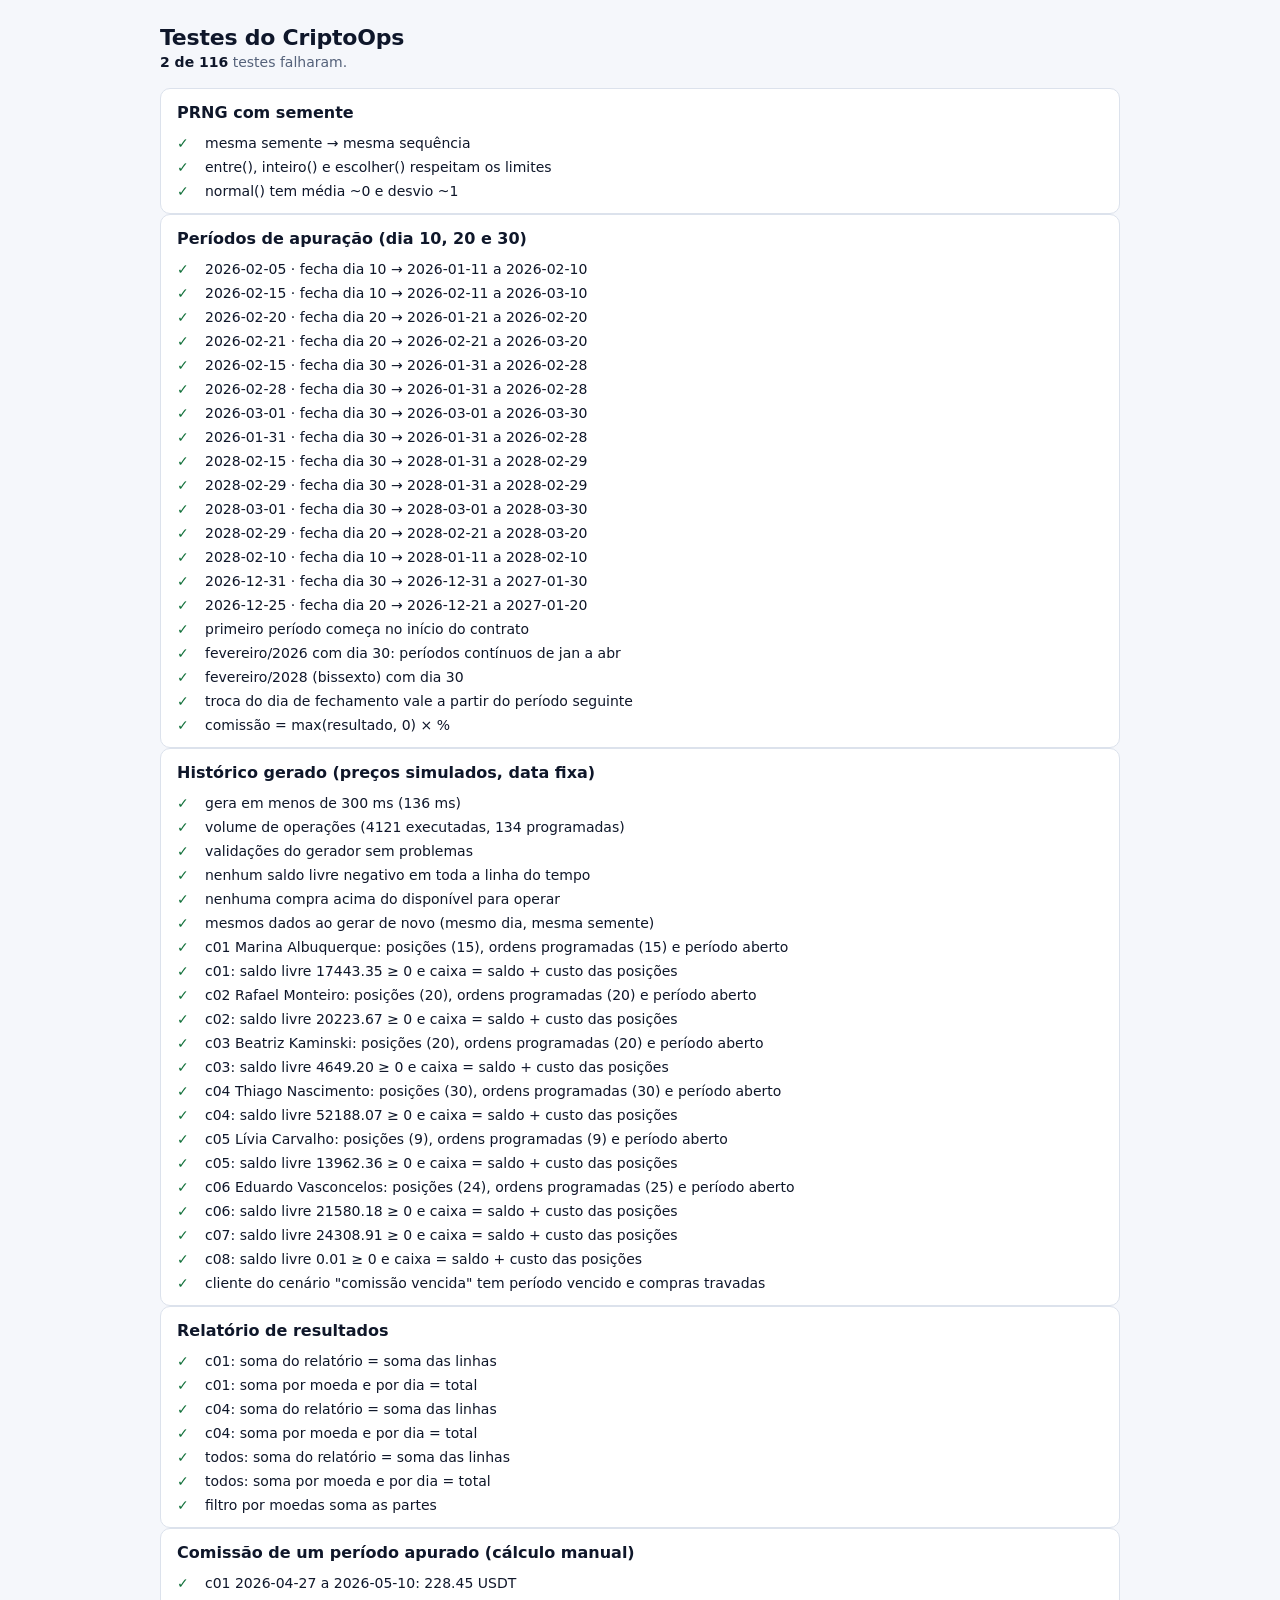
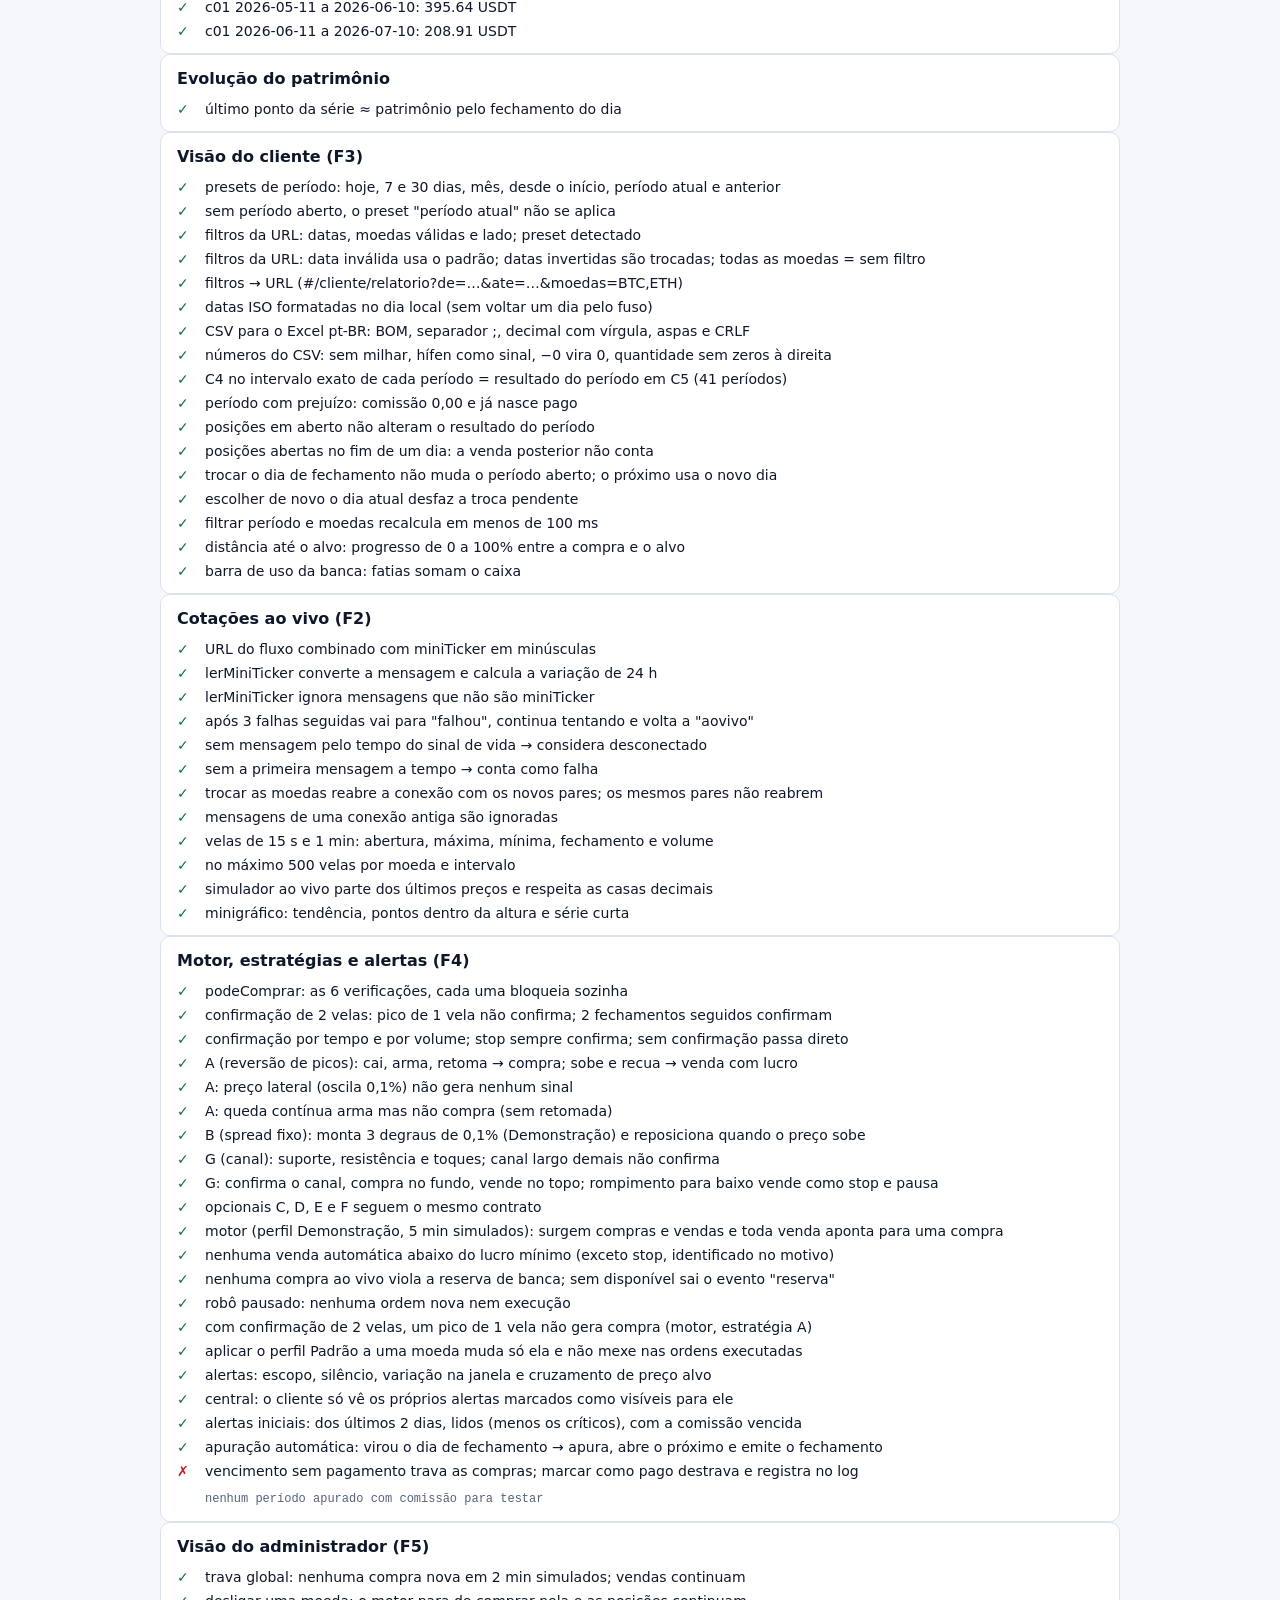
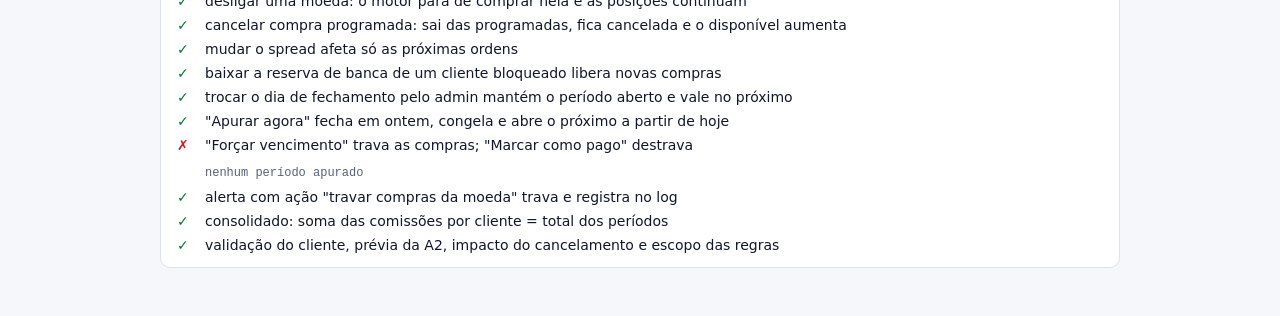
<file: docs/testes.html>
<!doctype html>
<html lang="pt-BR">
<head>
  <meta charset="utf-8">
  <meta name="viewport" content="width=device-width, initial-scale=1">
  <meta name="robots" content="noindex">
  <title>Testes · CriptoOps</title>
  <link rel="stylesheet" href="../assets/css/tokens.css">
  <link rel="stylesheet" href="../assets/css/base.css">
  <style>
    body { padding: 24px 16px 48px; }
    main { max-width: 960px; margin: 0 auto; display: grid; gap: 16px; }
    h1 { font-size: var(--fs-h1); line-height: var(--lh-h1); }
    .resumo { color: var(--text-muted); }
    .resumo b { color: var(--text); }
    .grupo { background: var(--surface); border: 1px solid var(--border); border-radius: var(--radius); padding: 12px 16px; }
    .grupo h2 { font-size: var(--fs-h2); line-height: var(--lh-h2); margin-bottom: 8px; }
    ul { list-style: none; padding: 0; margin: 0; display: grid; gap: 4px; }
    li { display: grid; grid-template-columns: 20px 1fr; gap: 8px; }
    .ok::before { content: "✓"; color: var(--up); }
    .falha::before { content: "✗"; color: var(--down); }
    .det { color: var(--text-muted); font-family: var(--font-mono); font-size: 12px; grid-column: 2; overflow-wrap: anywhere; }
  </style>
</head>
<body>
  <main>
    <header>
      <h1>Testes do CriptoOps</h1>
      <p class="resumo" id="resumo">Rodando…</p>
    </header>
    <div id="saida"></div>
  </main>

  <script type="module">
    import { MOEDAS_ATIVAS } from '../assets/js/data/coins.js';
    import { historicoSimulado } from '../assets/js/market/history.js';
    import { gerarDados } from '../assets/js/data/seed.js';
    import { validarDados } from '../assets/js/data/validate.js';
    import { relatorio } from '../assets/js/calc/reports.js';
    import { resumoBanca } from '../assets/js/calc/bank.js';
    import { posicoesAbertas } from '../assets/js/calc/positions.js';
    import { periodoDaData, fimDoPeriodo, datasDosPeriodos, calcularComissao } from '../assets/js/calc/commission.js';
    import { evolucaoPatrimonio } from '../assets/js/calc/equity.js';
    import { criarRandom } from '../assets/js/utils/random.js';
    import { diaISO } from '../assets/js/utils/dates.js';
    import { lerMiniTicker, urlDoFluxo, criarFluxo } from '../assets/js/market/binance.js';
    import { criarMontador, MAX_VELAS } from '../assets/js/market/candles.js';
    import { criarSimuladorAoVivo } from '../assets/js/market/simulated.js';
    import { sparkline, pontosDaSerie } from '../assets/js/ui/sparkline.js';
    import { relatorioCSV } from '../assets/js/calc/reports.js';
    import { posicoesAbertasEm } from '../assets/js/calc/positions.js';
    import { apurar } from '../assets/js/calc/commission.js';
    import { numeroCSV } from '../assets/js/utils/csv.js';
    import { data, intervalo } from '../assets/js/utils/format.js';
    import { intervaloDoPreset, lerFiltros, consultaDosFiltros } from '../assets/js/ui/filters.js';
    import { textoConsulta } from '../assets/js/router.js';
    import { fatiasDaBanca } from '../assets/js/ui/bankbar.js';
    import { progressoAteAlvo } from '../assets/js/views/client/posicoes.js';
    import { proximoPeriodo } from '../assets/js/views/client/comissoes.js';
    import { carregarDados, getState, periodoAberto, definirDiaFechamento, apurarPeriodo } from '../assets/js/store.js';
    import * as loja from '../assets/js/store.js';
    import { verificarCompra } from '../assets/js/engine/checks.js';
    import { criarConfirmacao } from '../assets/js/engine/confirm.js';
    import { ESTRATEGIAS } from '../assets/js/engine/strategies/index.js';
    import { calcularCanal } from '../assets/js/engine/strategies/canal.js';
    import { paramsDoPerfil } from '../assets/js/engine/params.js';
    import { avaliarMoeda, reiniciarMotor, aplicarPerfil } from '../assets/js/engine/engine.js';
    import { verificarApuracao } from '../assets/js/engine/apuracao.js';
    import { noEscopo, criarSilencio, variacaoNaJanela, cruzou, regrasPadrao, alertasIniciais } from '../assets/js/alerts/rules.js';
    import { visivelPara, contarNaoLidos } from '../assets/js/alerts/center.js';
    import { podeComprar } from '../assets/js/engine/engine.js';
    import { dispararRegra } from '../assets/js/alerts/rules.js';
    import { linhasPorCliente } from '../assets/js/views/client/relatorio.js';
    import { validarCliente } from '../assets/js/views/admin/clientes.js';
    import { previa as previaA2 } from '../assets/js/views/admin/moedas.js';
    import { impactoDoCancelamento } from '../assets/js/views/admin/ordens.js';
    import { escopoCom } from '../assets/js/views/admin/regras.js';

    const grupos = [];
    let atual = null;
    function grupo(nome) { atual = { nome, casos: [] }; grupos.push(atual); }
    const abertaOculta = document.hidden; // aba em segundo plano: o navegador segura os timers
    const assincronos = [];
    function registrar(caso, r) {
      caso.ok = r === true || r === undefined || (r && r.ok);
      caso.det = r && r.det;
    }
    function teste(nome, fn) {
      const caso = { nome, ok: false, det: null };
      atual.casos.push(caso);
      try {
        const r = fn();
        if (r && typeof r.then === 'function') {
          assincronos.push(r.then((v) => registrar(caso, v), (e) => { caso.det = e.message; }));
        } else registrar(caso, r);
      } catch (e) {
        caso.det = e.message;
      }
    }
    const dormir = (ms) => new Promise((r) => setTimeout(r, ms));
    const igual = (a, b, eps = 0.005) => Math.abs(a - b) <= eps;
    const espera = (obtido, esperado) => ({ ok: JSON.stringify(obtido) === JSON.stringify(esperado), det: `obtido ${JSON.stringify(obtido)} · esperado ${JSON.stringify(esperado)}` });

    // ---------------------------------------------------------------
    grupo('PRNG com semente');
    teste('mesma semente → mesma sequência', () => {
      const a = criarRandom(20261024), b = criarRandom(20261024);
      return Array.from({ length: 50 }, () => a.proximo()).every((v) => v === b.proximo());
    });
    teste('entre(), inteiro() e escolher() respeitam os limites', () => {
      const r = criarRandom(1);
      for (let i = 0; i < 2000; i++) {
        const x = r.entre(2, 5), n = r.inteiro(1, 3), e = r.escolher(['a', 'b']);
        if (x < 2 || x >= 5 || n < 1 || n > 3 || !['a', 'b'].includes(e)) return false;
      }
      return true;
    });
    teste('normal() tem média ~0 e desvio ~1', () => {
      const r = criarRandom(7); const xs = Array.from({ length: 20000 }, () => r.normal());
      const m = xs.reduce((s, x) => s + x, 0) / xs.length;
      const d = Math.sqrt(xs.reduce((s, x) => s + (x - m) ** 2, 0) / xs.length);
      return { ok: Math.abs(m) < 0.03 && Math.abs(d - 1) < 0.03, det: `média ${m.toFixed(4)} · desvio ${d.toFixed(4)}` };
    });

    // ---------------------------------------------------------------
    grupo('Períodos de apuração (dia 10, 20 e 30)');
    const casos = [
      // [data, dia, início esperado, fim esperado]
      ['2026-02-05', 10, '2026-01-11', '2026-02-10'],
      ['2026-02-15', 10, '2026-02-11', '2026-03-10'],
      ['2026-02-20', 20, '2026-01-21', '2026-02-20'],
      ['2026-02-21', 20, '2026-02-21', '2026-03-20'],
      ['2026-02-15', 30, '2026-01-31', '2026-02-28'],
      ['2026-02-28', 30, '2026-01-31', '2026-02-28'],
      ['2026-03-01', 30, '2026-03-01', '2026-03-30'],
      ['2026-01-31', 30, '2026-01-31', '2026-02-28'],
      ['2028-02-15', 30, '2028-01-31', '2028-02-29'],
      ['2028-02-29', 30, '2028-01-31', '2028-02-29'],
      ['2028-03-01', 30, '2028-03-01', '2028-03-30'],
      ['2028-02-29', 20, '2028-02-21', '2028-03-20'],
      ['2028-02-10', 10, '2028-01-11', '2028-02-10'],
      ['2026-12-31', 30, '2026-12-31', '2027-01-30'],
      ['2026-12-25', 20, '2026-12-21', '2027-01-20'],
    ];
    for (const [d, dia, ini, fim] of casos) {
      teste(`${d} · fecha dia ${dia} → ${ini} a ${fim}`, () => espera(periodoDaData(d, dia), { inicio: ini, fim }));
    }
    teste('primeiro período começa no início do contrato', () => espera(periodoDaData('2026-02-12', 20, '2026-02-08'), { inicio: '2026-02-08', fim: '2026-02-20' }));
    teste('fevereiro/2026 com dia 30: períodos contínuos de jan a abr', () => {
      const lista = datasDosPeriodos({ inicioContrato: '2026-01-05', diaFechamento: 30, ate: '2026-04-15' }).map((p) => `${p.inicio}..${p.fim}`);
      return espera(lista, ['2026-01-05..2026-01-30', '2026-01-31..2026-02-28', '2026-03-01..2026-03-30', '2026-03-31..2026-04-30']);
    });
    teste('fevereiro/2028 (bissexto) com dia 30', () => {
      const lista = datasDosPeriodos({ inicioContrato: '2028-01-31', diaFechamento: 30, ate: '2028-03-02' }).map((p) => `${p.inicio}..${p.fim}`);
      return espera(lista, ['2028-01-31..2028-02-29', '2028-03-01..2028-03-30']);
    });
    teste('troca do dia de fechamento vale a partir do período seguinte', () => {
      const lista = datasDosPeriodos({ inicioContrato: '2026-01-11', diaFechamento: 10, ate: '2026-03-15', trocas: [{ aPartirDe: '2026-02-11', dia: 20 }] }).map((p) => `${p.inicio}..${p.fim}`);
      return espera(lista, ['2026-01-11..2026-02-10', '2026-02-11..2026-02-20', '2026-02-21..2026-03-20']);
    });
    teste('comissão = max(resultado, 0) × %', () => calcularComissao(1234.567, 25) === 308.64 && calcularComissao(-50, 25) === 0);

    // ---------------------------------------------------------------
    grupo('Histórico gerado (preços simulados, data fixa)');
    const agora = new Date(2026, 9, 24, 15, 30);
    const hist = historicoSimulado(MOEDAS_ATIVAS, agora);
    const t0 = performance.now();
    const dados = gerarDados({ historico: hist, agora });
    const ms = performance.now() - t0;
    const v = validarDados(dados);
    const st = dados.estatisticas;

    teste(`gera em menos de 300 ms (${ms.toFixed(0)} ms)`, () => ms < 300);
    teste(`volume de operações (${st.executadas} executadas, ${st.programadas} programadas)`, () => st.executadas >= 1500 && st.programadas > 0);
    teste('validações do gerador sem problemas', () => ({ ok: v.ok, det: v.problemas.slice(0, 5).join(' · ') }));
    teste('nenhum saldo livre negativo em toda a linha do tempo', () => {
      const piores = Object.entries(v.minimos).map(([id, m]) => `${id}: ${m.saldo.toFixed(2)}`);
      return { ok: Object.values(v.minimos).every((m) => m.saldo >= -0.01), det: piores.join(' · ') };
    });
    teste('nenhuma compra acima do disponível para operar', () => Object.values(v.minimos).every((m) => m.disponivel >= -0.01));
    teste('mesmos dados ao gerar de novo (mesmo dia, mesma semente)', () => {
      const de2 = gerarDados({ historico: hist, agora });
      const soma = (d) => relatorio(d.ordens).resultado;
      return { ok: JSON.stringify(de2.ordens) === JSON.stringify(dados.ordens) && soma(de2) === soma(dados), det: `resultado total ${soma(dados).toFixed(2)}` };
    });

    for (const c of Object.values(dados.clientes)) {
      const b = resumoBanca(c, dados.ordens, dados.movimentos, dados.precos);
      const pos = posicoesAbertas(dados.ordens, { clienteId: c.id }).length;
      const prog = dados.ordens.filter((o) => o.clienteId === c.id && o.status === 'programada').length;
      const aberto = dados.periodos.some((p) => p.clienteId === c.id && p.status === 'aberto');
      if (c.status === 'ativo') {
        teste(`${c.id} ${c.nome}: posições (${pos}), ordens programadas (${prog}) e período aberto`, () => pos > 0 && prog > 0 && aberto);
      }
      teste(`${c.id}: saldo livre ${b.saldoLivre.toFixed(2)} ≥ 0 e caixa = saldo + custo das posições`, () => b.saldoLivre >= -0.01 && igual(b.caixa, b.saldoLivre + b.custoPosicoes));
    }
    teste('cliente do cenário "comissão vencida" tem período vencido e compras travadas', () => {
      const c = Object.values(dados.clientes).find((x) => x.cenario === 'comissao-vencida');
      return dados.periodos.some((p) => p.clienteId === c.id && p.status === 'vencido') && c.travaPorComissao;
    });

    // ---------------------------------------------------------------
    grupo('Relatório de resultados');
    for (const id of ['c01', 'c04', null]) {
      const rel = relatorio(dados.ordens, { clienteId: id });
      teste(`${id ?? 'todos'}: soma do relatório = soma das linhas`, () => {
        const linhas = rel.linhas.reduce((s, l) => s + l.liquido, 0);
        return { ok: igual(rel.resultado, linhas) && igual(rel.lucroBruto - rel.taxas, rel.resultado), det: `${rel.resultado.toFixed(2)} vs ${linhas.toFixed(2)} (${rel.linhas.length} linhas)` };
      });
      teste(`${id ?? 'todos'}: soma por moeda e por dia = total`, () => {
        const m = Object.values(rel.porMoeda).reduce((s, x) => s + x.resultado, 0);
        const d = rel.porDia.reduce((s, x) => s + x.resultado, 0);
        return { ok: igual(m, rel.resultado) && igual(d, rel.resultado), det: `moedas ${m.toFixed(2)} · dias ${d.toFixed(2)} · total ${rel.resultado.toFixed(2)}` };
      });
    }
    teste('filtro por moedas soma as partes', () => {
      const todas = relatorio(dados.ordens, { clienteId: 'c04' });
      const partes = Object.keys(todas.porMoeda).map((m) => relatorio(dados.ordens, { clienteId: 'c04', moedas: [m] }).resultado);
      return igual(partes.reduce((s, x) => s + x, 0), todas.resultado);
    });

    // ---------------------------------------------------------------
    grupo('Comissão de um período apurado (cálculo manual)');
    const amostra = dados.periodos.filter((p) => p.status !== 'aberto' && p.comissao > 0).slice(0, 3);
    for (const p of amostra) {
      teste(`${p.clienteId} ${p.inicio} a ${p.fim}: ${p.comissao.toFixed(2)} USDT`, () => {
        // Refaz à mão, sem usar calc/: cada venda do período menos o custo e as taxas da compra.
        const porId = new Map(dados.ordens.map((o) => [o.id, o]));
        let resultado = 0;
        for (const o of dados.ordens) {
          if (o.clienteId !== p.clienteId || o.lado !== 'venda' || o.status !== 'executada') continue;
          const dia = diaISO(o.executadaEm);
          if (dia < p.inicio || dia > p.fim) continue;
          const c = porId.get(o.compraId);
          const f = o.quantidade / c.quantidade;
          resultado += o.total - c.total * f - o.taxa - c.taxa * f;
        }
        const manual = Math.round(Math.max(resultado, 0) * p.comissaoPct) / 100;
        return { ok: igual(manual, p.comissao, 0.011), det: `manual ${manual.toFixed(2)} · resultado ${resultado.toFixed(2)} × ${p.comissaoPct}%` };
      });
    }

    // ---------------------------------------------------------------
    grupo('Evolução do patrimônio');
    teste('último ponto da série ≈ patrimônio pelo fechamento do dia', () => {
      const c = dados.clientes.c01;
      const diarios = Object.fromEntries(Object.entries(dados.precos).map(([s, p]) => [s, p.diario]));
      const hoje = diaISO(agora);
      const serie = evolucaoPatrimonio({ clienteId: c.id, ordens: dados.ordens, movimentos: dados.movimentos, diarios, de: c.inicioContrato, ate: hoje });
      const precosDia = Object.fromEntries(Object.entries(dados.precos).map(([s, p]) => [s, { atual: p.diario.at(-1).fechamento }]));
      const b = resumoBanca(c, dados.ordens, dados.movimentos, precosDia);
      return { ok: igual(serie.at(-1).patrimonio, b.patrimonio, 0.05) && serie.every((p) => p.saldoLivre >= -0.01), det: `${serie.at(-1).patrimonio.toFixed(2)} vs ${b.patrimonio.toFixed(2)} (${serie.length} dias)` };
    });

    // ---------------------------------------------------------------
    grupo('Visão do cliente (F3)');
    const ctxF = { hoje: '2026-10-24', inicioContrato: '2026-04-27', periodos: [
      { status: 'aberto', inicio: '2026-10-11', fim: '2026-11-10' },
      { status: 'pago', inicio: '2026-09-11', fim: '2026-10-10' },
    ] };
    teste('presets de período: hoje, 7 e 30 dias, mês, desde o início, período atual e anterior', () => espera(
      ['hoje', '7d', '30d', 'mes', 'inicio', 'periodo', 'anterior'].map((p) => intervaloDoPreset(p, ctxF)),
      [{ de: '2026-10-24', ate: '2026-10-24' }, { de: '2026-10-18', ate: '2026-10-24' }, { de: '2026-09-25', ate: '2026-10-24' },
        { de: '2026-10-01', ate: '2026-10-24' }, { de: '2026-04-27', ate: '2026-10-24' },
        { de: '2026-10-11', ate: '2026-11-10' }, { de: '2026-09-11', ate: '2026-10-10' }]));
    teste('sem período aberto, o preset "período atual" não se aplica', () => intervaloDoPreset('periodo', { ...ctxF, periodos: [ctxF.periodos[1]] }) === null);
    teste('filtros da URL: datas, moedas válidas e lado; preset detectado', () => {
      const f = lerFiltros(new URLSearchParams('de=2026-10-11&ate=2026-11-10&moedas=BTC,XYZ,eth&lado=venda'), { ctx: ctxF, moedas: ['BTC', 'ETH', 'SOL'], comLado: true });
      return espera(f, { preset: 'periodo', de: '2026-10-11', ate: '2026-11-10', moedas: ['BTC', 'ETH'], lado: 'venda' });
    });
    teste('filtros da URL: data inválida usa o padrão; datas invertidas são trocadas; todas as moedas = sem filtro', () => {
      const a = lerFiltros(new URLSearchParams('de=2026-02-30&ate=2026-10-24'), { padrao: '7d', ctx: ctxF, moedas: ['BTC'] });
      const b = lerFiltros(new URLSearchParams('de=2026-10-20&ate=2026-10-01&moedas=BTC,ETH'), { ctx: ctxF, moedas: ['BTC', 'ETH'] });
      return a.preset === '7d' && a.de === '2026-10-18' && b.de === '2026-10-01' && b.ate === '2026-10-20' && b.preset === 'personalizado' && b.moedas.length === 0;
    });
    teste('filtros → URL (#/cliente/relatorio?de=…&ate=…&moedas=BTC,ETH)', () =>
      espera(textoConsulta(consultaDosFiltros({ de: '2026-10-01', ate: '2026-10-24', moedas: ['BTC', 'ETH'], lado: '' })), 'de=2026-10-01&ate=2026-10-24&moedas=BTC,ETH'));
    teste('datas ISO formatadas no dia local (sem voltar um dia pelo fuso)', () => data('2026-10-24') === '24/10/2026' && intervalo('2026-10-11', '2026-11-10') === '11/10/2026 a 10/11/2026');

    teste('CSV para o Excel pt-BR: BOM, separador ;, decimal com vírgula, aspas e CRLF', () => {
      const rel = relatorio(dados.ordens, { clienteId: 'c01' });
      const csv = relatorioCSV(rel, { cabecalho: [['Cliente', 'Nome; "com" aspas']] });
      const linhas = csv.split('\r\n');
      const dadosLinha = linhas[3].split(';');
      const ok = csv.charCodeAt(0) === 0xFEFF && linhas[0] === '﻿Cliente;"Nome; ""com"" aspas"'
        && linhas[2].startsWith('Data da venda;') && /^\d{2}\/\d{2}\/\d{4}$/.test(dadosLinha[0])
        && /^-?\d+,\d{2}$/.test(dadosLinha.at(-1)) && !csv.includes('−') && linhas.at(-2).startsWith('Total;')
        && linhas.length === rel.linhas.length + 5;
      return { ok, det: linhas.slice(0, 4).join(' | ') };
    });
    teste('números do CSV: sem milhar, hífen como sinal, −0 vira 0, quantidade sem zeros à direita', () =>
      numeroCSV(12345.678) === '12345,68' && numeroCSV(-3.5) === '-3,50' && numeroCSV(-0.001) === '0,00'
      && numeroCSV(0.01230000, 8, { enxugar: true }) === '0,0123' && numeroCSV(2, 8, { enxugar: true }) === '2');

    const fechados = dados.periodos.filter((p) => p.status !== 'aberto');
    teste(`C4 no intervalo exato de cada período = resultado do período em C5 (${fechados.length} períodos)`, () => {
      const erros = fechados.filter((p) => {
        const r = relatorio(dados.ordens, { clienteId: p.clienteId, inicio: p.inicio, fim: p.fim }).resultado;
        return Math.abs(Math.round(r * 100) / 100 - p.resultado) > 0.006;
      });
      return { ok: erros.length === 0, det: erros.slice(0, 3).map((p) => `${p.id} ${p.resultado}`).join(' · ') };
    });
    teste('período com prejuízo: comissão 0,00 e já nasce pago', () => {
      const comPrejuizo = fechados.filter((p) => p.resultado < 0);
      const cliente = dados.clientes.c01;
      const simulado = apurar({ ...fechados[0], status: 'aberto', clienteId: 'c01', inicio: '2026-10-01', fim: '2026-10-10' },
        [{ id: 'x1', clienteId: 'c01', moeda: 'BTC', lado: 'compra', status: 'executada', preco: 100, quantidade: 1, total: 100, taxa: 0.1, executadaEm: new Date(2026, 9, 2) },
          { id: 'x2', clienteId: 'c01', moeda: 'BTC', lado: 'venda', status: 'executada', preco: 90, quantidade: 1, total: 90, taxa: 0.09, compraId: 'x1', executadaEm: new Date(2026, 9, 5) }],
        cliente);
      return { ok: comPrejuizo.every((p) => p.comissao === 0 && p.status === 'pago') && simulado.comissao === 0 && simulado.status === 'pago' && simulado.resultado < 0,
        det: `${comPrejuizo.length} períodos com prejuízo no histórico; simulado ${simulado.resultado}` };
    });
    teste('posições em aberto não alteram o resultado do período', () => {
      const p = dados.periodos.find((x) => x.clienteId === 'c01' && x.status === 'aberto');
      const antes = relatorio(dados.ordens, { clienteId: 'c01', inicio: p.inicio, fim: p.fim }).resultado;
      const compra = { id: 'z1', clienteId: 'c01', moeda: 'BTC', lado: 'compra', status: 'executada', preco: 1, quantidade: 1000, total: 1000, taxa: 1, executadaEm: new Date(`${p.inicio}T12:00:00`) };
      const depois = relatorio([...dados.ordens, compra], { clienteId: 'c01', inicio: p.inicio, fim: p.fim }).resultado;
      const abertas = posicoesAbertasEm([...dados.ordens, compra], { clienteId: 'c01', ate: p.fim }).some((o) => o.id === 'z1');
      return { ok: antes === depois && abertas, det: `${antes} vs ${depois}` };
    });
    teste('posições abertas no fim de um dia: a venda posterior não conta', () => {
      const ordens = [
        { id: 'a', clienteId: 'c', moeda: 'BTC', lado: 'compra', status: 'executada', total: 10, executadaEm: new Date(2026, 9, 1, 10) },
        { id: 'b', clienteId: 'c', moeda: 'BTC', lado: 'venda', status: 'executada', compraId: 'a', total: 11, executadaEm: new Date(2026, 9, 3, 10) },
      ];
      return posicoesAbertasEm(ordens, { ate: '2026-10-02' }).length === 1 && posicoesAbertasEm(ordens, { ate: '2026-10-03' }).length === 0;
    });
    teste('trocar o dia de fechamento não muda o período aberto; o próximo usa o novo dia', () => {
      const dados2 = gerarDados({ historico: hist, agora });
      carregarDados(dados2);
      const aberto = periodoAberto('c01');
      const { inicio, fim } = aberto;
      definirDiaFechamento('c01', 20, 'cliente');
      const mesmo = periodoAberto('c01');
      const proximoPrevisto = proximoPeriodo(aberto, 20);
      apurarPeriodo(aberto.id, new Date(`${fim}T23:59:00`));
      const novo = periodoAberto('c01');
      const c = getState().clientes.c01;
      return {
        ok: mesmo.inicio === inicio && mesmo.fim === fim && novo.diaFechamento === 20 && novo.inicio === proximoPrevisto.inicio
          && novo.fim === proximoPrevisto.fim && c.diaFechamento === 20 && c.diaFechamentoProximo === null,
        det: `aberto ${inicio}–${fim} · novo ${novo.inicio}–${novo.fim} (dia ${novo.diaFechamento})`,
      };
    });
    teste('escolher de novo o dia atual desfaz a troca pendente', () => {
      definirDiaFechamento('c02', 10, 'cliente');
      const pendente = getState().clientes.c02.diaFechamentoProximo === 10;
      definirDiaFechamento('c02', 20, 'cliente');
      return pendente && getState().clientes.c02.diaFechamentoProximo === null;
    });
    teste('filtrar período e moedas recalcula em menos de 100 ms', () => {
      const t = performance.now();
      for (const m of [null, ['BTC'], ['ETH', 'SOL']]) {
        relatorio(dados.ordens, { clienteId: 'c04', inicio: '2026-05-01', fim: '2026-10-24', moedas: m });
        resumoBanca(dados.clientes.c04, dados.ordens, dados.movimentos, dados.precos);
      }
      const ms = (performance.now() - t) / 3;
      return { ok: ms < 100, det: `${ms.toFixed(1)} ms por filtro` };
    });
    teste('distância até o alvo: progresso de 0 a 100% entre a compra e o alvo', () =>
      progressoAteAlvo({ alvo: 110, precoCompra: 100, cotacao: 105 }) === 50
      && progressoAteAlvo({ alvo: 110, precoCompra: 100, cotacao: 95 }) === 0
      && progressoAteAlvo({ alvo: 110, precoCompra: 100, cotacao: 120 }) === 100
      && progressoAteAlvo({ alvo: null, precoCompra: 100, cotacao: 120 }) === null);
    teste('barra de uso da banca: fatias somam o caixa', () => {
      const b = resumoBanca(dados.clientes.c01, dados.ordens, dados.movimentos, dados.precos);
      const soma = fatiasDaBanca(b).reduce((s, f) => s + f.valor, 0);
      const pct = fatiasDaBanca(b).reduce((s, f) => s + f.pct, 0);
      return { ok: (b.disponivel < 0 || igual(soma, b.caixa, 0.01)) && igual(pct, 100, 0.001), det: `${soma.toFixed(2)} vs caixa ${b.caixa.toFixed(2)}` };
    });

    // ---------------------------------------------------------------
    grupo('Cotações ao vivo (F2)');
    teste('URL do fluxo combinado com miniTicker em minúsculas', () =>
      espera(urlDoFluxo(['BTCUSDT', 'ETHUSDT']), 'wss://data-stream.binance.vision/stream?streams=btcusdt@miniTicker/ethusdt@miniTicker'));
    teste('lerMiniTicker converte a mensagem e calcula a variação de 24 h', () => {
      const t = lerMiniTicker({ stream: 'btcusdt@miniTicker', data: { e: '24hrMiniTicker', E: 1761300000000, s: 'BTCUSDT', c: '110000.00', o: '100000.00', h: '111000', l: '99000', v: '1', q: '5000000' } });
      return { ok: t.par === 'BTCUSDT' && t.atual === 110000 && igual(t.variacao24h, 10) && t.volume24h === 5e6 && t.em === 1761300000000, det: JSON.stringify(t) };
    });
    teste('lerMiniTicker ignora mensagens que não são miniTicker', () =>
      lerMiniTicker({ result: null, id: 1 }) === null && lerMiniTicker({ data: { e: '24hrMiniTicker', s: 'X', c: '0' } }) === null);

    // WebSocket falso: cada instância é controlada pelo teste.
    function criarWSFalso() {
      const instancias = [];
      class WSFalso {
        constructor(url) { this.url = url; this.fechado = false; instancias.push(this); }
        close() { this.fechado = true; }
        enviar(dados) { this.onmessage?.({ data: JSON.stringify({ data: { e: '24hrMiniTicker', E: Date.now(), s: 'BTCUSDT', c: '100', o: '90', q: '1', ...dados } }) }); }
        cair() { this.onclose?.(); }
      }
      return { WSFalso, instancias };
    }
    const tempos = { esperas: [10, 20, 30, 40], sinalDeVidaMs: 120, primeiraMensagemMs: 100 };

    teste('após 3 falhas seguidas vai para "falhou", continua tentando e volta a "aovivo"', async () => {
      const { WSFalso, instancias } = criarWSFalso();
      const estados = [];
      const precos = [];
      const fluxo = criarFluxo({ ...tempos, WebSocketImpl: WSFalso, aoPreco: (t) => precos.push(t.atual), aoEstado: (e) => estados.push(e.estado) });
      fluxo.abrir(['BTCUSDT']);
      instancias[0].enviar({ c: '101' });
      instancias[0].cair();          // falha 1
      await dormir(40);
      instancias[1].cair();          // falha 2
      await dormir(60);
      instancias[2].cair();          // falha 3 → falhou
      const noSimulado = fluxo.estado;
      await dormir(70);              // nova tentativa em segundo plano
      instancias[3].enviar({ c: '102' });
      const final = fluxo.estado;
      const falhas = fluxo.falhas;
      fluxo.fechar();
      const ok = noSimulado === 'falhou' && final === 'aovivo' && falhas === 0 && precos.join() === '101,102'
        && estados.join() === 'conectando,aovivo,reconectando,falhou,aovivo,fechado';
      return { ok, det: `estados ${estados.join(' → ')} · preços ${precos.join()} · ${instancias.length} conexões` };
    });
    teste('sem mensagem pelo tempo do sinal de vida → considera desconectado', async () => {
      const { WSFalso, instancias } = criarWSFalso();
      const estados = [];
      const fluxo = criarFluxo({ ...tempos, WebSocketImpl: WSFalso, aoPreco: () => {}, aoEstado: (e) => estados.push(`${e.estado}${e.motivo ? `(${e.motivo})` : ''}`) });
      fluxo.abrir(['BTCUSDT']);
      instancias[0].enviar();
      await dormir(300);
      const caiu = instancias[0].fechado;
      fluxo.fechar();
      return { ok: caiu && estados.includes('reconectando(sem sinal)'), det: estados.join(' → ') };
    });
    teste('sem a primeira mensagem a tempo → conta como falha', async () => {
      const { WSFalso, instancias } = criarWSFalso();
      const estados = [];
      const fluxo = criarFluxo({ ...tempos, WebSocketImpl: WSFalso, aoPreco: () => {}, aoEstado: (e) => estados.push(e.estado) });
      fluxo.abrir(['BTCUSDT']);
      await dormir(200);
      fluxo.fechar();
      return { ok: estados[1] === 'reconectando' && instancias.length >= 2, det: estados.join(' → ') };
    });
    teste('trocar as moedas reabre a conexão com os novos pares; os mesmos pares não reabrem', () => {
      const { WSFalso, instancias } = criarWSFalso();
      const fluxo = criarFluxo({ ...tempos, WebSocketImpl: WSFalso, aoPreco: () => {} });
      fluxo.abrir(['BTCUSDT', 'ETHUSDT']);
      instancias[0].enviar();
      fluxo.abrir(['ETHUSDT', 'BTCUSDT']);
      const mesmas = instancias.length;
      fluxo.abrir(['BTCUSDT', 'ETHUSDT', 'SOLUSDT']);
      fluxo.fechar();
      return { ok: mesmas === 1 && instancias.length === 2 && instancias[0].fechado && instancias[1].url.includes('solusdt@miniTicker'), det: instancias.map((i) => i.url).join(' | ') };
    });
    teste('mensagens de uma conexão antiga são ignoradas', () => {
      const { WSFalso, instancias } = criarWSFalso();
      const precos = [];
      const fluxo = criarFluxo({ ...tempos, WebSocketImpl: WSFalso, aoPreco: (t) => precos.push(t.atual) });
      fluxo.abrir(['BTCUSDT']);
      fluxo.abrir(['ETHUSDT']);
      instancias[0].enviar({ c: '1' });
      instancias[1].enviar({ s: 'ETHUSDT', c: '2' });
      fluxo.fechar();
      return espera(precos, [2]);
    });

    teste('velas de 15 s e 1 min: abertura, máxima, mínima, fechamento e volume', () => {
      const fechadas = [];
      const m = criarMontador({ aoFechar: (d) => fechadas.push(d) });
      const t0 = Date.UTC(2026, 9, 24, 12, 0, 0);
      m.registrar('BTC', 100, t0, 1000);
      m.registrar('BTC', 105, t0 + 5000, 1010);
      m.registrar('BTC', 98, t0 + 10000, 1030);
      m.registrar('BTC', 101, t0 + 16000, 1040); // fecha a vela de 15 s
      const v15 = fechadas.find((f) => f.intervalo === '15s')?.vela;
      m.fecharVencidas(t0 + 60000);              // fecha a de 1 min e a 2ª de 15 s
      const v1m = m.serie('BTC', '1m')[0];
      const ok = v15 && v15.t === t0 && v15.abertura === 100 && v15.maxima === 105 && v15.minima === 98 && v15.fechamento === 98 && v15.volume === 30
        && v1m.abertura === 100 && v1m.fechamento === 101 && v1m.maxima === 105 && v1m.minima === 98 && v1m.volume === 40
        && fechadas.length === 3 && m.aberta('BTC', '1m') === null;
      return { ok, det: JSON.stringify({ v15, v1m, fechadas: fechadas.length }) };
    });
    teste(`no máximo ${MAX_VELAS} velas por moeda e intervalo`, () => {
      const m = criarMontador();
      const t0 = Date.UTC(2026, 9, 24);
      for (let i = 0; i < 1200; i++) m.registrar('ETH', 3000 + i, t0 + i * 15000);
      m.fecharVencidas(t0 + 1300 * 15000);
      const s15 = m.serie('ETH', '15s');
      const s1m = m.serie('ETH', '1m');
      return { ok: s15.length === MAX_VELAS && s1m.length === 300 && s15.at(-1).fechamento === 4199, det: `15s: ${s15.length} · 1m: ${s1m.length}` };
    });
    teste('simulador ao vivo parte dos últimos preços e respeita as casas decimais', async () => {
      const recebidos = [];
      const sim = criarSimuladorAoVivo({ intervaloMs: 10, semente: 42, aoPreco: (t) => recebidos.push(t) });
      sim.iniciar([{ simbolo: 'XRP', par: 'XRPUSDT', volatilidade: 0.12, precoRef: 0.58, precisao: { preco: 4 } }], { XRP: { atual: 2.5, abertura24h: 2.4 } });
      await dormir(120);
      sim.parar();
      const precos = recebidos.map((t) => t.atual);
      const ok = recebidos.length >= 5 && precos.every((p) => Math.abs(p / 2.5 - 1) < 0.05 && +p.toFixed(4) === p)
        && recebidos.every((t) => t.par === 'XRPUSDT' && igual(t.variacao24h, (t.atual / 2.4 - 1) * 100, 1e-9));
      return { ok, det: precos.slice(0, 6).join(', ') };
    });

    teste('minigráfico: tendência, pontos dentro da altura e série curta', () => {
      const alta = sparkline([1, 3, 2, 5]);
      const baixa = sparkline([5, 1]);
      const curta = sparkline([7]);
      const pts = pontosDaSerie([1, 3, 2, 5], 32);
      const ok = alta.includes('data-dir="up"') && baixa.includes('data-dir="down"') && curta.includes('<line')
        && pts.every(([x, y]) => x >= 0 && x <= 100 && y >= 2 && y <= 30) && pts[0][1] === 30 && pts[3][1] === 2
        && sparkline([1, 2], { rotulo: 'Patrimônio' }).includes('aria-label="Patrimônio"');
      return { ok, det: alta };
    });


    // ---------------------------------------------------------------
    // Os testes do motor travam a página por alguns segundos: esperam os de conexão (com timers) terminarem.
    await Promise.all(assincronos);
    grupo('Motor, estratégias e alertas (F4)');
    const P = paramsDoPerfil('demo');
    const moedaT = { simbolo: 'BTC', ativa: true, estrategia: 'spread-fixo', travaCompras: false, params: { ...P, piso: 50, teto: 200 }, precisao: { preco: 2, quantidade: 6, minimo: 5 } };
    const clienteT = { id: 'cx', status: 'ativo', travaCompras: false, travaPorComissao: false, moedas: ['BTC'] };
    teste('podeComprar: as 6 verificações, cada uma bloqueia sozinha', () => {
      const ok = { moeda: moedaT, cliente: clienteT, config: { travaGlobal: false }, robo: 'ligado', banca: { disponivel: 1000 }, ocupadas: 0, preco: 100, valor: 100 };
      const casos = [
        [{}, null],
        [{ moeda: { ...moedaT, ativa: false } }, 1],
        [{ config: { travaGlobal: true } }, 2],
        [{ cliente: { ...clienteT, travaPorComissao: true } }, 2],
        [{ moeda: { ...moedaT, travaCompras: true } }, 2],
        [{ cliente: { ...clienteT, status: 'pausado' } }, 3],
        [{ robo: 'pausado' }, 3],
        [{ valor: 1001 }, 4],
        [{ ocupadas: P.maxPosicoes }, 5],
        [{ preco: 40 }, 6],
        [{ preco: 250 }, 6],
      ];
      return espera(casos.map(([mudar]) => verificarCompra({ ...ok, ...mudar }).regraNum), casos.map((c) => c[1]));
    });

    const velaT = (t, extra = {}) => ({ t, abertura: 1, maxima: 1, minima: 1, fechamento: 1, volume: 1, ...extra });
    teste('confirmação de 2 velas: pico de 1 vela não confirma; 2 fechamentos seguidos confirmam', () => {
      const c = criarConfirmacao();
      const cfg = { ativa: true, modo: 'velas', n: 2, aplicarEm: 'ambos' };
      const sinal = { tipo: 'compra', chave: 'compra' };
      const passos = [
        c.processar({ grupo: 'g', sinais: [sinal], cfg, agora: 1 }).confirmados.length,
        c.processar({ grupo: 'g', sinais: [sinal], cfg, agora: 2, vela: velaT(0) }).pendentes[0]?.contagem,
        c.processar({ grupo: 'g', sinais: [], cfg, agora: 3, vela: velaT(15) }).cancelados.length,
        c.processar({ grupo: 'g', sinais: [sinal], cfg, agora: 4, vela: velaT(30) }).confirmados.length,
        c.processar({ grupo: 'g', sinais: [sinal], cfg, agora: 5 }).confirmados.length,
        c.processar({ grupo: 'g', sinais: [sinal], cfg, agora: 6, vela: velaT(45) }).confirmados.length,
      ];
      return espera(passos, [0, 1, 1, 0, 0, 1]);
    });
    teste('confirmação por tempo e por volume; stop sempre confirma; sem confirmação passa direto', () => {
      const c = criarConfirmacao();
      const tempo = { ativa: true, modo: 'tempo', n: 3, aplicarEm: 'ambos' };
      const s1 = { tipo: 'venda', chave: 'v' };
      const a = c.processar({ grupo: 't', sinais: [s1], cfg: tempo, agora: 0 }).confirmados.length;
      const b = c.processar({ grupo: 't', sinais: [], cfg: tempo, agora: 1000 }).cancelados.length;
      c.processar({ grupo: 't', sinais: [s1], cfg: tempo, agora: 2000 });
      const d = c.processar({ grupo: 't', sinais: [s1], cfg: tempo, agora: 5000 }).confirmados.length;
      const vol = { ativa: true, modo: 'volume', n: 1, aplicarEm: 'ambos' };
      const velas = Array.from({ length: 20 }, (_, i) => velaT(i, { volume: 10 }));
      const baixa = { ...velaT(20), volume: 5 };
      const alta = { ...velaT(21), volume: 30 };
      const baixo = c.processar({ grupo: 'v', sinais: [s1], cfg: vol, agora: 0, vela: baixa, velas: [...velas, baixa] }).confirmados.length;
      const alto = c.processar({ grupo: 'v', sinais: [s1], cfg: vol, agora: 1, vela: alta, velas: [...velas, alta] }).confirmados.length;
      const desligada = c.processar({ grupo: 'x', sinais: [s1], cfg: { ativa: false }, agora: 0 }).confirmados.length;
      const stop = c.processar({ grupo: 'y', sinais: [{ ...s1, stop: true }], cfg: { ativa: false, modo: 'velas', n: 2 }, agora: 0 }).confirmados.length;
      const soCompra = c.processar({ grupo: 'z', sinais: [s1], cfg: { ativa: true, modo: 'velas', n: 2, aplicarEm: 'compra' }, agora: 0 }).confirmados.length;
      return espera([a, b, d, baixo, alto, desligada, stop, soCompra], [0, 1, 1, 0, 1, 1, 0, 1]);
    });

    // Série fixa: roda a estratégia A preço a preço (sem motor), simulando a execução quando o sinal sai.
    // Valores fixos (não dependem do perfil): queda mínima 0,3%, recuos 0,4%, lucro mínimo 0,15%.
    const PA = { ...P, quedaMinima: 0.3, recuoCompra: 0.4, recuoVenda: 0.4, lucroMinimo: 0.15 };
    function rodarA(precos, params = PA) {
      const A = ESTRATEGIAS['reversao-picos'];
      let estado = A.estadoInicial();
      let posicoes = [];
      const log = [];
      precos.forEach((preco, i) => {
        const r = A.avaliar({ preco, agora: i * 1000, estado, params, moeda: moedaT, posicoes });
        estado = r.estado;
        for (const sn of r.sinais) {
          if (sn.tipo === 'compra' && !posicoes.length) {
            const compra = { id: 'p' + i, preco, quantidade: 1, total: preco, estrategia: 'reversao-picos', vendaDinamica: true };
            posicoes = [{ compra, venda: null }];
            estado = A.aoExecutar({ estado, sinal: sn, preco, agora: i * 1000 });
            log.push(`compra@${preco}`);
          } else if (sn.tipo === 'venda' && preco >= posicoes[0].compra.preco * (1 + params.lucroMinimo / 100)) {
            log.push(`venda@${preco}`);
            posicoes = [];
            estado = A.aoExecutar({ estado, sinal: sn });
          }
        }
      });
      return log;
    }
    teste('A (reversão de picos): cai, arma, retoma → compra; sobe e recua → venda com lucro', () =>
      espera(rodarA([100, 99.8, 99.6, 99.5, 99.7, 99.95, 100.2, 100.6, 101, 100.8, 100.55, 100.4]), ['compra@99.95', 'venda@100.55']));
    teste('A: preço lateral (oscila 0,1%) não gera nenhum sinal', () => espera(rodarA([100, 100.1, 99.95, 100.05, 99.9, 100, 100.1, 99.92]), []));
    teste('A: queda contínua arma mas não compra (sem retomada)', () => espera(rodarA([100, 99.5, 99, 98.5, 98, 97.5, 97]), []));

    teste('B (spread fixo): monta 3 degraus de 0,1% (Demonstração) e reposiciona quando o preço sobe', () => {
      const B = ESTRATEGIAS['spread-fixo'];
      const pode = () => ({ ok: true });
      const r1 = B.avaliar({ preco: 100, estado: {}, params: P, moeda: moedaT, posicoes: [], ordensProgramadas: [], podeComprar: pode });
      const precos = r1.acoes.map((a) => a.preco);
      const ordens = precos.map((p, i) => ({ id: 'b' + i, lado: 'compra', preco: p }));
      const parado = B.avaliar({ preco: 100.05, estado: {}, params: P, moeda: moedaT, posicoes: [], ordensProgramadas: ordens, podeComprar: pode }).acoes.length;
      const subiu = B.avaliar({ preco: 100.2, estado: {}, params: P, moeda: moedaT, posicoes: [], ordensProgramadas: ordens, podeComprar: pode }).acoes;
      const venda = B.aposCompra({ compra: { preco: 100 }, params: P, moeda: moedaT });
      return {
        ok: JSON.stringify(precos) === JSON.stringify([99.9, 99.8, 99.7]) && parado === 0
          && subiu.filter((a) => a.tipo === 'cancelar' && a.status === 'reposicionada').length === 3 && subiu.filter((a) => a.tipo === 'programar').length === 3
          && venda.tipo === 'limite' && venda.preco === 100.25,
        det: `${precos} · parado ${parado} · subiu ${subiu.map((a) => a.tipo).join(',')} · venda ${venda.preco}`,
      };
    });

    // Canal: oscila entre 99 e 100 com toques nas duas bordas; depois rompe para baixo.
    const canalVelas = [];
    for (let i = 0; i < 24; i++) {
      const topo = i % 6 === 2;
      const fundo = i % 6 === 5;
      canalVelas.push({ t: i * 15000, abertura: 99.5, maxima: topo ? 100 : 99.7, minima: fundo ? 99 : 99.3, fechamento: 99.5, volume: 1 });
    }
    const PG = { ...P, larguraMin: 0.15, larguraMax: 2, toleranciaToque: 0.05, rompimento: 0.1 };
    teste('G (canal): suporte, resistência e toques; canal largo demais não confirma', () => {
      const c = calcularCanal(canalVelas, PG);
      const largo = calcularCanal(canalVelas.map((v) => ({ ...v, maxima: v.maxima * 1.03 })), PG);
      return { ok: c.valido && c.suporte === 99 && c.resistencia === 100 && c.toquesBaixo >= 2 && c.toquesAlto >= 2 && !largo.valido, det: JSON.stringify(c) };
    });
    teste('G: confirma o canal, compra no fundo, vende no topo; rompimento para baixo vende como stop e pausa', () => {
      const G = ESTRATEGIAS.canal;
      const base = { params: PG, moeda: moedaT, velas: canalVelas, duracaoVela: 15000 };
      const r1 = G.avaliar({ ...base, tipo: 'vela', preco: 99.5, vela: canalVelas.at(-1), posicoes: [], estado: G.estadoInicial() });
      const r2 = G.avaliar({ ...base, tipo: 'preco', preco: 99.1, posicoes: [], estado: r1.estado });
      const pos = [{ compra: { id: 'g1', preco: 99.1, quantidade: 1, total: 99.1, estrategia: 'canal', vendaDinamica: true }, venda: null }];
      const r3 = G.avaliar({ ...base, tipo: 'preco', preco: 99.9, posicoes: pos, estado: r1.estado });
      const r4 = G.avaliar({ ...base, tipo: 'vela', preco: 98.7, vela: { t: 999000, fechamento: 98.7 }, posicoes: pos, estado: r1.estado });
      const ok = r1.eventos[0]?.alerta === 'canal-confirmado' && r2.sinais[0]?.tipo === 'compra'
        && r3.sinais.some((x) => x.tipo === 'venda' && x.motivo === 'topo do canal')
        && r4.eventos[0]?.alerta === 'canal-rompido' && r4.sinais.some((x) => x.stop && x.compraId === 'g1') && r4.estado.pausaAte > 999000;
      return { ok, det: JSON.stringify({ e1: r1.eventos, s2: r2.sinais, s3: r3.sinais, e4: r4.eventos, s4: r4.sinais }) };
    });
    teste('opcionais C, D, E e F seguem o mesmo contrato', () => ['escalonada', 'grade', 'dca', 'medias'].every((id) => {
      const e = ESTRATEGIAS[id];
      const r = e.avaliar({ tipo: 'preco', preco: 100, agora: 0, estado: e.estadoInicial(), params: P, moeda: moedaT, posicoes: [], ordensProgramadas: [], velas: [], valorOrdem: 100, podeComprar: () => ({ ok: true }) });
      return e.parametros.length > 0 && Array.isArray(r.sinais) && Array.isArray(r.acoes) && !!r.estado && !!e.aposCompra({ compra: { preco: 100 }, params: P, moeda: moedaT });
    }));

    // Motor de verdade sobre os dados gerados (sem o feed: as cotações são passadas à mão).
    function prepararMotor(perfil = 'demo') {
      const d = gerarDados({ historico: hist, agora: new Date(Date.now() - 3600_000), config: { perfil } });
      d.regrasAlerta = regrasPadrao();
      d.alertas = [];
      carregarDados(d);
      loja.setState({ robo: 'ligado' });
      reiniciarMotor();
      return getState();
    }
    function passeio(s, segundos, { passo = 0.004, semente = 5, inicio = Date.now() + 1000 } = {}) {
      const rnd = criarRandom(semente);
      for (let i = 0; i < segundos; i++) {
        for (const m of Object.keys(s.precos)) {
          const p = s.precos[m];
          p.anterior = p.atual;
          p.atual *= Math.exp((rnd.proximo() - 0.5) * passo);
          avaliarMoeda(m, { preco: p.atual, agora: inicio + i * 1000 });
        }
      }
    }
    const aoVivo = (s) => s.ordens.filter((o) => o.origem === 'ao-vivo');
    teste('motor (perfil Demonstração, 5 min simulados): surgem compras e vendas e toda venda aponta para uma compra', () => {
      const s = prepararMotor();
      const eventos = [];
      const fora = loja.on('engine:event', (e) => eventos.push(e.alerta));
      passeio(s, 300);
      fora();
      const exec = aoVivo(s).filter((o) => o.status === 'executada');
      const vendas = exec.filter((o) => o.lado === 'venda');
      const semCompra = vendas.filter((v) => { const c = loja.ordemPorId(v.compraId); return !c || c.status !== 'executada' || c.lado !== 'compra'; });
      const val = validarDados(s);
      return { ok: exec.some((o) => o.lado === 'compra') && vendas.length > 0 && !semCompra.length && val.ok,
        det: `${exec.length} executadas (${vendas.length} vendas) · eventos ${[...new Set(eventos)].join(',')} · ${val.problemas.slice(0, 3).join(' · ')}` };
    });
    teste('nenhuma venda automática abaixo do lucro mínimo (exceto stop, identificado no motivo)', () => {
      const s = getState();
      const ruins = aoVivo(s).filter((o) => o.lado === 'venda' && o.status === 'executada').filter((v) => {
        const c = loja.ordemPorId(v.compraId);
        const lm = s.moedas[v.moeda].params.lucroMinimo;
        return v.preco < c.preco * (1 + lm / 100) - 1e-9 && !/stop/.test(v.motivo);
      });
      return { ok: !ruins.length, det: ruins.slice(0, 3).map((o) => `${o.id} ${o.motivo}`).join(' · ') };
    });
    teste('nenhuma compra ao vivo viola a reserva de banca; sem disponível sai o evento "reserva"', () => {
      const s = prepararMotor();
      for (const c of Object.values(s.clientes)) c.reservaPct = 95;
      const eventos = [];
      const fora = loja.on('engine:event', (e) => eventos.push(e));
      passeio(s, 120);
      fora();
      const compras = aoVivo(s).filter((o) => o.lado === 'compra');
      return { ok: compras.length === 0 && eventos.some((e) => e.alerta === 'reserva-banca'), det: `${compras.length} compras` };
    });
    teste('robô pausado: nenhuma ordem nova nem execução', () => {
      const s = prepararMotor();
      const antes = s.ordens.length;
      const executadas = s.ordens.filter((o) => o.status === 'executada').length;
      loja.setState({ robo: 'pausado' });
      passeio(s, 120);
      const ok = s.ordens.length === antes && s.ordens.filter((o) => o.status === 'executada').length === executadas;
      loja.setState({ robo: 'ligado' });
      return { ok, det: `${s.ordens.length - antes} ordens novas` };
    });
    teste('com confirmação de 2 velas, um pico de 1 vela não gera compra (motor, estratégia A)', () => {
      const s = prepararMotor();
      const m = 'ETH';
      s.moedas[m].confirmacao = { ...s.moedas[m].confirmacao, ativa: true, modo: 'velas', n: 2 };
      const quem = Object.values(s.clientes).filter((c) => c.status === 'ativo' && c.moedas.includes(m) && !c.travaPorComissao).map((c) => c.id);
      const contar = () => aoVivo(s).filter((o) => o.moeda === m && o.lado === 'compra' && o.tipo === 'MARKET').length;
      const p0 = s.precos[m].atual;
      let t = Date.now() + 1000;
      const vela = (fechamento) => ({ t: (t += 15000), abertura: fechamento, maxima: fechamento, minima: fechamento, fechamento, volume: 1 });
      const em = (preco, v = null) => avaliarMoeda(m, { preco, vela: v, agora: (t += 1000) });
      em(p0); em(p0 * 0.995); em(p0 * 0.99, vela(p0 * 0.99));           // cai 1%: arma
      em(p0 * 0.996);                                                       // retoma 0,6%: sinal pendente
      const pend = s.estadoMotor[`${quem[0]}:${m}`]?.rotulo ?? '';
      em(p0 * 0.99, vela(p0 * 0.99));                                       // a vela fecha de volta: cancela
      const depoisDoPico = contar();
      em(p0 * 0.996, vela(p0 * 0.996)); em(p0 * 0.997, vela(p0 * 0.997));   // 2 fechamentos seguidos: compra
      const depois = contar();
      return { ok: /aguardando confirmação/i.test(pend) && depoisDoPico === 0 && depois > 0, det: `"${pend}" · após o pico ${depoisDoPico} · após 2 velas ${depois} (${quem.length} clientes)` };
    });
    teste('aplicar o perfil Padrão a uma moeda muda só ela e não mexe nas ordens executadas', () => {
      const s = prepararMotor();
      const executadas = JSON.stringify(s.ordens.filter((o) => o.status === 'executada'));
      aplicarPerfil('padrao', 'BTC');
      return s.moedas.BTC.params.spread === 2 && s.moedas.ETH.params.spread === 0.1 && s.moedas.BTC.confirmacao.intervaloSeg === 60
        && JSON.stringify(s.ordens.filter((o) => o.status === 'executada')) === executadas;
    });

    teste('alertas: escopo, silêncio, variação na janela e cruzamento de preço alvo', () => {
      const r = { escopo: { moedas: ['BTC'], clientes: 'todos' } };
      const sil = criarSilencio();
      const v = variacaoNaJanela([{ p: 100 }, { p: 104 }, { p: 102 }], 100.5);
      return noEscopo(r, { moeda: 'BTC' }) && !noEscopo(r, { moeda: 'ETH' })
        && sil.pode('k', 10, 0) && !sil.pode('k', 10, 5 * 60_000) && sil.pode('k', 10, 11 * 60_000)
        && v.direcao === 'queda' && igual(v.pct, (1 - 100.5 / 104) * 100, 1e-9)
        && cruzou(99, 101, 100) === 'subindo' && cruzou(101, 100, 100) === 'descendo' && cruzou(101, 102, 100) === null;
    });
    teste('central: o cliente só vê os próprios alertas marcados como visíveis para ele', () => {
      const a = { paraAdmin: true, paraCliente: true, clienteId: 'c01', severidade: 'critico', lido: false, lidoCliente: false };
      const b = { paraAdmin: true, paraCliente: false, clienteId: 'c01', severidade: 'info', lido: false };
      const c = { paraAdmin: false, paraCliente: true, clienteId: 'c02', severidade: 'info', lidoCliente: false };
      const s = { alertas: [a, b, c], clienteAtual: 'c01', visao: 'cliente' };
      return visivelPara(a, 'cliente', 'c01') && !visivelPara(b, 'cliente', 'c01') && !visivelPara(c, 'cliente', 'c01') && !visivelPara(c, 'admin', 'c01')
        && JSON.stringify(contarNaoLidos(s, 'cliente')) === '{"total":1,"criticos":1}' && contarNaoLidos(s, 'admin').total === 2;
    });
    teste('alertas iniciais: dos últimos 2 dias, lidos (menos os críticos), com a comissão vencida', () => {
      const d = gerarDados({ historico: hist, agora });
      const lista = alertasIniciais({ ...d, regras: regrasPadrao() });
      const limite = +agora - 48 * 3600_000 - 60_000;
      return { ok: lista.length >= 5 && lista.every((x) => +x.data >= limite && (x.lido || x.severidade === 'critico'))
        && lista.some((x) => x.tipo === 'comissao-vencida' && !x.lido), det: `${lista.length} alertas` };
    });

    teste('apuração automática: virou o dia de fechamento → apura, abre o próximo e emite o fechamento', () => {
      prepararMotor();
      const p = periodoAberto('c01');
      const dia = new Date(`${p.fim}T00:00:00`); dia.setDate(dia.getDate() + 1); dia.setHours(0, 1);
      const fechados = [];
      const fora = loja.on('commission:closed', (x) => fechados.push(x));
      verificarApuracao(dia);
      fora();
      const novo = periodoAberto('c01');
      return { ok: p.status !== 'aberto' && !!novo && novo.inicio > p.fim && fechados.some((x) => x.id === p.id), det: `${p.status} · novo ${novo?.inicio}–${novo?.fim}` };
    });
    teste('vencimento sem pagamento trava as compras; marcar como pago destrava e registra no log', () => {
      const s = getState();
      const p = s.periodos.find((x) => x.status === 'apurado' && x.comissao > 0 && !s.clientes[x.clienteId].travaPorComissao);
      if (!p) return { ok: false, det: 'nenhum período apurado com comissão para testar' };
      const c = s.clientes[p.clienteId];
      const depois = new Date(`${p.vencimento}T12:00:00`); depois.setDate(depois.getDate() + 1);
      verificarApuracao(depois);
      const travado = p.status === 'vencido' && c.travaPorComissao;
      for (const x of s.periodos) if (x.clienteId === c.id && x.status === 'vencido') loja.marcarPago(x.id, depois);
      const liberado = !c.travaPorComissao && s.logAdmin.some((l) => l.texto === `Comissão de ${c.nome} paga: compras liberadas`);
      return { ok: travado && liberado, det: `${p.id} ${p.status} · trava ${c.travaPorComissao}` };
    });

    // ---------------------------------------------------------------
    grupo('Visão do administrador (F5)');
    teste('trava global: nenhuma compra nova em 2 min simulados; vendas continuam', () => {
      const s = prepararMotor();
      s.config.travaGlobal = true;
      try { passeio(s, 120, { passo: 0.006 }); } finally { s.config.travaGlobal = false; }
      const compras = aoVivo(s).filter((o) => o.lado === 'compra');
      const vendas = aoVivo(s).filter((o) => o.lado === 'venda' && o.status === 'executada');
      return { ok: compras.length === 0, det: `${compras.length} compras · ${vendas.length} vendas` };
    });
    teste('desligar uma moeda: o motor para de comprar nela e as posições continuam', () => {
      const s = prepararMotor();
      const pos = posicoesAbertas(s.ordens, { moeda: 'BTC' }).length;
      s.moedas.BTC.ativa = false;
      passeio(s, 120, { passo: 0.006 });
      const compras = aoVivo(s).filter((o) => o.moeda === 'BTC' && o.lado === 'compra');
      const ok = compras.length === 0 && posicoesAbertas(s.ordens, { moeda: 'BTC' }).length === pos;
      s.moedas.BTC.ativa = true;
      return { ok, det: `${compras.length} compras · ${pos} posições` };
    });
    teste('cancelar compra programada: sai das programadas, fica cancelada e o disponível aumenta', () => {
      const s = prepararMotor();
      passeio(s, 20); // o motor programa as compras da estratégia B
      const o = loja.ordensProgramadas({ lado: 'compra' })[0];
      if (!o) return { ok: false, det: 'sem compra programada' };
      const c = s.clientes[o.clienteId];
      const antes = resumoBanca(c, s.ordens, s.movimentos).disponivel;
      loja.cancelarOrdem(o.id, 'admin');
      const depois = resumoBanca(c, s.ordens, s.movimentos).disponivel;
      return { ok: o.status === 'cancelada' && !loja.ordensProgramadas().includes(o) && igual(depois - antes, o.total, 0.01), det: `${antes.toFixed(2)} → ${depois.toFixed(2)}` };
    });
    teste('mudar o spread afeta só as próximas ordens', () => {
      const s = prepararMotor();
      const exec = JSON.stringify(s.ordens.filter((o) => o.status === 'executada'));
      const prog = JSON.stringify(loja.ordensProgramadas({ moedas: ['BTC'] }).map((o) => [o.id, o.preco]));
      loja.atualizarMoeda('BTC', { params: { ...s.moedas.BTC.params, spread: 1.5 } });
      return exec === JSON.stringify(s.ordens.filter((o) => o.status === 'executada'))
        && prog === JSON.stringify(loja.ordensProgramadas({ moedas: ['BTC'] }).map((o) => [o.id, o.preco]));
    });
    teste('baixar a reserva de banca de um cliente bloqueado libera novas compras', () => {
      const s = prepararMotor();
      const c = Object.values(s.clientes).find((x) => x.status === 'ativo' && !x.travaPorComissao);
      c.reservaPct = 99;
      const bloqueado = podeComprar(c.id, c.moedas[0]).regra;
      c.reservaPct = 0;
      const depois = podeComprar(c.id, c.moedas[0]);
      return { ok: bloqueado === 'reserva' && depois.regra !== 'reserva', det: `${bloqueado} → ${depois.regra ?? 'ok'}` };
    });
    teste('trocar o dia de fechamento pelo admin mantém o período aberto e vale no próximo', () => {
      prepararMotor();
      const c = getState().clientes.c01;
      const p = periodoAberto('c01');
      const datas = [p.inicio, p.fim];
      const outro = [10, 20, 30].find((d) => d !== c.diaFechamento);
      definirDiaFechamento('c01', outro, 'admin');
      return JSON.stringify([p.inicio, p.fim]) === JSON.stringify(datas) && c.diaFechamentoProximo === outro;
    });
    teste('"Apurar agora" fecha em ontem, congela e abre o próximo a partir de hoje', () => {
      const s = prepararMotor();
      const hoje = diaISO(new Date());
      const c = Object.values(s.clientes).find((x) => { const p = periodoAberto(x.id); return p && p.inicio < hoje; });
      const p = periodoAberto(c.id);
      loja.apurarAgora(c.id);
      const novo = periodoAberto(c.id);
      return { ok: p.status !== 'aberto' && p.fim < hoje && novo?.inicio === hoje && p.comissao != null, det: `${p.status} ${p.fim} · novo ${novo?.inicio}` };
    });
    teste('"Forçar vencimento" trava as compras; "Marcar como pago" destrava', () => {
      const s = getState();
      const p = s.periodos.find((x) => x.status === 'apurado' && x.comissao > 0 && !s.clientes[x.clienteId].travaPorComissao);
      if (!p) return { ok: false, det: 'nenhum período apurado' };
      const c = s.clientes[p.clienteId];
      loja.forcarVencimento(p.id);
      const travado = p.status === 'vencido' && c.travaPorComissao && podeComprar(c.id, c.moedas[0]).regra === 'trava-comissao';
      loja.marcarPago(p.id);
      return { ok: travado && !c.travaPorComissao, det: `${p.status} · ${c.travaPorComissao}` };
    });
    teste('alerta com ação "travar compras da moeda" trava e registra no log', () => {
      const s = prepararMotor();
      s.regrasAlerta['variacao-brusca'] = { ...s.regrasAlerta['variacao-brusca'], acaoAutomatica: 'travar-moeda' };
      dispararRegra('variacao-brusca', { moeda: 'SOL', dados: { pct: 4, direcao: 'queda', referencia: 100, atual: 96 }, em: Date.now() + 9e6 });
      return s.moedas.SOL.travaCompras && s.logAdmin.some((l) => l.texto === 'Compras de SOL travadas automaticamente por Variação brusca');
    });
    teste('consolidado: soma das comissões por cliente = total dos períodos', () => {
      const s = prepararMotor();
      const de = '2000-01-01';
      const ate = '2099-12-31';
      const rel = relatorio(s.ordens, { inicio: de, fim: ate });
      const linhas = linhasPorCliente(rel, { clientes: s.clientes, periodos: s.periodos, ordens: s.ordens, de, ate });
      const soma = linhas.reduce((t, l) => t + l.comissao, 0);
      const porPeriodo = s.periodos.reduce((t, p) => t + (p.status === 'aberto'
        ? calcularComissao(relatorio(s.ordens, { clienteId: p.clienteId, inicio: p.inicio, fim: p.fim }).resultado, s.clientes[p.clienteId].comissaoPct)
        : p.comissao), 0);
      const resultado = linhas.reduce((t, l) => t + l.resultado, 0);
      return { ok: igual(soma, porPeriodo, 0.02) && igual(resultado, rel.resultado, 0.01), det: `${soma.toFixed(2)} · ${porPeriodo.toFixed(2)}` };
    });
    teste('validação do cliente, prévia da A2, impacto do cancelamento e escopo das regras', () => {
      const v = validarCliente({ status: 'ativo', reservaPct: '95', comissaoPct: '20', prazoPagamentoDias: '5', valorOrdemTipo: 'fixo', valorOrdem: '2', moedas: ['BTC'] }, ['BTC', 'ETH']);
      const pr = previaA2('spread-fixo', { spread: 1, lucro: 2, lucroMinimo: 0.5 }, 100);
      const imp = impactoDoCancelamento([{ lado: 'compra', valor: 10 }, { lado: 'compra', valor: 5 }, { lado: 'venda', valor: 99 }]);
      const sc = escopoCom({ escopo: { moedas: 'todas' } }, 'moedas', 'BTC', false);
      return !!v.erros.reservaPct && !!v.erros.valorOrdem && !v.erros.comissaoPct
        && igual(pr.compra, 99, 1e-9) && igual(pr.venda, 100.98, 1e-9)
        && imp.compras === 2 && imp.vendas === 1 && imp.valorCompras === 15
        && Array.isArray(sc.moedas) && !sc.moedas.includes('BTC') && escopoCom({ escopo: sc }, 'moedas', 'BTC', true).moedas === 'todas';
    });

    await Promise.all(assincronos);

    // ---------------------------------------------------------------
    const saida = document.getElementById('saida');
    let total = 0, falhas = 0;
    saida.innerHTML = grupos.map((g) => `
      <section class="grupo">
        <h2>${g.nome}</h2>
        <ul>${g.casos.map((c) => {
          total++; if (!c.ok) falhas++;
          return `<li class="${c.ok ? 'ok' : 'falha'}"><span>${c.nome}</span>${c.det && !c.ok ? `<span class="det">${c.det}</span>` : ''}</li>`;
        }).join('')}</ul>
      </section>`).join('');
    document.getElementById('resumo').innerHTML = falhas
      ? `<b>${falhas} de ${total}</b> testes falharam.` + (abertaOculta ? ' A página abriu com a aba em segundo plano, o que atrasa os timers dos testes de conexão: recarregue com a aba visível.' : '')
      : `<b>${total} testes</b> passaram. Histórico de ${st.executadas} operações gerado em ${ms.toFixed(0)} ms.`;
    document.title = `${falhas ? '✗' : '✓'} Testes · CriptoOps`;
    window.resultadoTestes = { total, falhas, grupos };
  </script>
</body>
</html>
</file>
<file: assets/css/tokens.css>
/* Tokens da identidade visual (docs/IDENTIDADE_VISUAL.md).
   Nenhuma cor ou tamanho deve ser escrito direto nos componentes. */

:root {
  color-scheme: dark;

  /* Cores — tema escuro (padrão) */
  --bg: #0B0F17;
  --surface: #121826;
  --surface-2: #1A2233;
  --border: #243047;
  --text: #E6EAF2;
  --text-muted: #8A96AD;
  --text-faint: #7D89A1;
  --brand: #F5B83D;
  --brand-text: #F5B83D;
  --brand-contrast: #1A1203;
  --brand-soft: rgba(245, 184, 61, .10);
  --up: #22C55E;
  --up-bg: rgba(34, 197, 94, .12);
  --down: #F05252;
  --down-bg: rgba(240, 82, 82, .12);
  --warn: #F59E0B;
  --warn-bg: rgba(245, 158, 11, .14);
  --info: #38BDF8;
  --info-bg: rgba(56, 189, 248, .12);
  --mode-admin: #A193F8;
  --mode-admin-bg: rgba(139, 124, 246, .14);
  --on-danger: #1A0505;
  --overlay: rgba(5, 8, 14, .6);
  --shadow: none;
  --shadow-lg: 0 12px 32px rgba(0, 0, 0, .45);

  /* Paleta de gráficos (séries categóricas) */
  --chart-1: #F5B83D;
  --chart-2: #38BDF8;
  --chart-3: #A78BFA;
  --chart-4: #34D399;
  --chart-5: #F472B6;
  --chart-6: #FB923C;
  --chart-7: #94A3B8;

  /* Impressão do relatório (papel, sempre claro; os gráficos leem estes valores ao imprimir) */
  --print-bg: #FFFFFF;
  --print-text: #0F172A;
  --print-muted: #55627A;
  --print-border: #DCE2EC;
  --print-brand: #D99A1E;
  --print-up: #15803D;
  --print-down: #C81E1E;

  /* Tipografia */
  --font-sans: "Inter", system-ui, sans-serif;
  --font-mono: "JetBrains Mono", ui-monospace, monospace;
  --fs-display: 28px;  --lh-display: 34px;
  --fs-h1: 22px;       --lh-h1: 28px;
  --fs-h2: 16px;       --lh-h2: 24px;
  --fs-body: 14px;     --lh-body: 20px;
  --fs-label: 12px;    --lh-label: 16px;
  --fs-num: 13px;      --lh-num: 20px;
  --tracking-label: .04em;
  --tracking-logo: -.01em;

  /* Espaçamento (base 4 px) */
  --space-1: 4px;
  --space-2: 8px;
  --space-3: 12px;
  --space-4: 16px;
  --space-5: 24px;
  --space-6: 32px;
  --space-7: 48px;

  /* Forma */
  --radius-sm: 6px;
  --radius: 10px;
  --radius-lg: 14px;
  --radius-full: 999px;

  /* Layout */
  --topbar-h: 56px;
  --ticker-h: 36px;
  --chrome-h: calc(var(--topbar-h) + var(--ticker-h));
  --sidebar-w: 232px;
  --sidebar-w-collapsed: 64px;
  --content-max: 1440px;
  --gutter: 16px;
  --page-margin: 16px;
  --admin-bar-h: 3px;
  --panel-w: 360px;
  --control-h: 36px;
  --control-h-sm: 32px;

  /* Movimento */
  --ease: cubic-bezier(.2, .8, .2, 1);
  --dur-hover: 120ms;
  --dur-open: 200ms;
  --dur-flash: 600ms;
  --dur-highlight: 2s;

  /* Camadas */
  --z-sidebar: 30;
  --z-topbar: 40;
  --z-overlay: 50;
  --z-drawer: 60;
  --z-admin-bar: 70;
  --z-tour: 80;
}

@media (min-width: 1280px) {
  :root { --gutter: 24px; --page-margin: 24px; }
}

/* Tema claro: segue o sistema quando não há escolha salva… */
@media (prefers-color-scheme: light) {
  :root:not([data-theme="dark"]) {
    color-scheme: light;
    --bg: #F5F7FB;
    --surface: #FFFFFF;
    --surface-2: #EEF1F7;
    --border: #DCE2EC;
    --text: #0F172A;
    --text-muted: #55627A;
    --text-faint: #626E83;
    --brand: #D99A1E;
    --brand-text: #8A5E08;
    --brand-contrast: #1A1203;
    --brand-soft: rgba(217, 154, 30, .10);
    --up: #11703A;
    --up-bg: rgba(21, 128, 61, .10);
    --down: #C81E1E;
    --down-bg: rgba(200, 30, 30, .08);
    --warn: #9C470A;
    --warn-bg: rgba(180, 83, 9, .10);
    --info: #0369A1;
    --info-bg: rgba(3, 105, 161, .08);
    --mode-admin: #6D28D9;
    --mode-admin-bg: rgba(109, 40, 217, .08);
    --on-danger: #FFFFFF;
  --overlay: rgba(15, 23, 42, .35);
    --shadow: 0 1px 2px rgba(15, 23, 42, .06);
    --shadow-lg: 0 12px 32px rgba(15, 23, 42, .14);
  }
}

/* …ou quando o usuário escolhe o tema claro. */
:root[data-theme="light"] {
  color-scheme: light;
  --bg: #F5F7FB;
  --surface: #FFFFFF;
  --surface-2: #EEF1F7;
  --border: #DCE2EC;
  --text: #0F172A;
  --text-muted: #55627A;
  --text-faint: #626E83;
  --brand: #D99A1E;
  --brand-text: #8A5E08;
  --brand-contrast: #1A1203;
  --brand-soft: rgba(217, 154, 30, .10);
  --up: #11703A;
  --up-bg: rgba(21, 128, 61, .10);
  --down: #C81E1E;
  --down-bg: rgba(200, 30, 30, .08);
  --warn: #9C470A;
  --warn-bg: rgba(180, 83, 9, .10);
  --info: #0369A1;
  --info-bg: rgba(3, 105, 161, .08);
  --mode-admin: #6D28D9;
  --mode-admin-bg: rgba(109, 40, 217, .08);
  --on-danger: #FFFFFF;
  --overlay: rgba(15, 23, 42, .35);
  --shadow: 0 1px 2px rgba(15, 23, 42, .06);
  --shadow-lg: 0 12px 32px rgba(15, 23, 42, .14);
}
</file>
<file: assets/css/base.css>
/* Reset, tipografia e utilitários. */

*, *::before, *::after { box-sizing: border-box; }

html { -webkit-text-size-adjust: 100%; }

body {
  margin: 0;
  min-height: 100vh;
  background: var(--bg);
  color: var(--text);
  font-family: var(--font-sans);
  font-size: var(--fs-body);
  line-height: var(--lh-body);
  -webkit-font-smoothing: antialiased;
  text-rendering: optimizeLegibility;
}

h1, h2, h3, p, ul, ol, figure { margin: 0; }
ul, ol { padding: 0; list-style: none; }

h1 { font-size: var(--fs-h1); line-height: var(--lh-h1); font-weight: 600; letter-spacing: -.01em; }
h2 { font-size: var(--fs-h2); line-height: var(--lh-h2); font-weight: 600; }

a { color: var(--brand-text); text-decoration: none; }
a:hover { text-decoration: underline; }

button, input, select, textarea { font: inherit; color: inherit; }
button { cursor: pointer; background: none; border: 0; padding: 0; }
button:disabled { cursor: not-allowed; }

svg { display: block; flex-shrink: 0; }

:focus-visible {
  outline: 2px solid var(--brand);
  outline-offset: 2px;
  border-radius: var(--radius-sm);
}

::selection { background: var(--brand); color: var(--brand-contrast); }

/* Utilitários */
.num {
  font-family: var(--font-mono);
  font-size: var(--fs-num);
  line-height: var(--lh-num);
  font-weight: 500;
  font-variant-numeric: tabular-nums;
}

.label {
  font-size: var(--fs-label);
  line-height: var(--lh-label);
  font-weight: 500;
  color: var(--text-muted);
  text-transform: uppercase;
  letter-spacing: var(--tracking-label);
}

.muted { color: var(--text-muted); }
.faint { color: var(--text-faint); }
.up { color: var(--up); }
.down { color: var(--down); }

.sr-only {
  position: absolute;
  width: 1px; height: 1px;
  padding: 0; margin: -1px;
  overflow: hidden;
  clip: rect(0, 0, 0, 0);
  white-space: nowrap;
  border: 0;
}

.icon { width: 16px; height: 16px; }
.icon-20 { width: 20px; height: 20px; }

@media (prefers-reduced-motion: reduce) {
  *, *::before, *::after {
    animation-duration: 0s !important;
    animation-iteration-count: 1 !important;
    transition-duration: 0s !important;
  }
}
</file>
